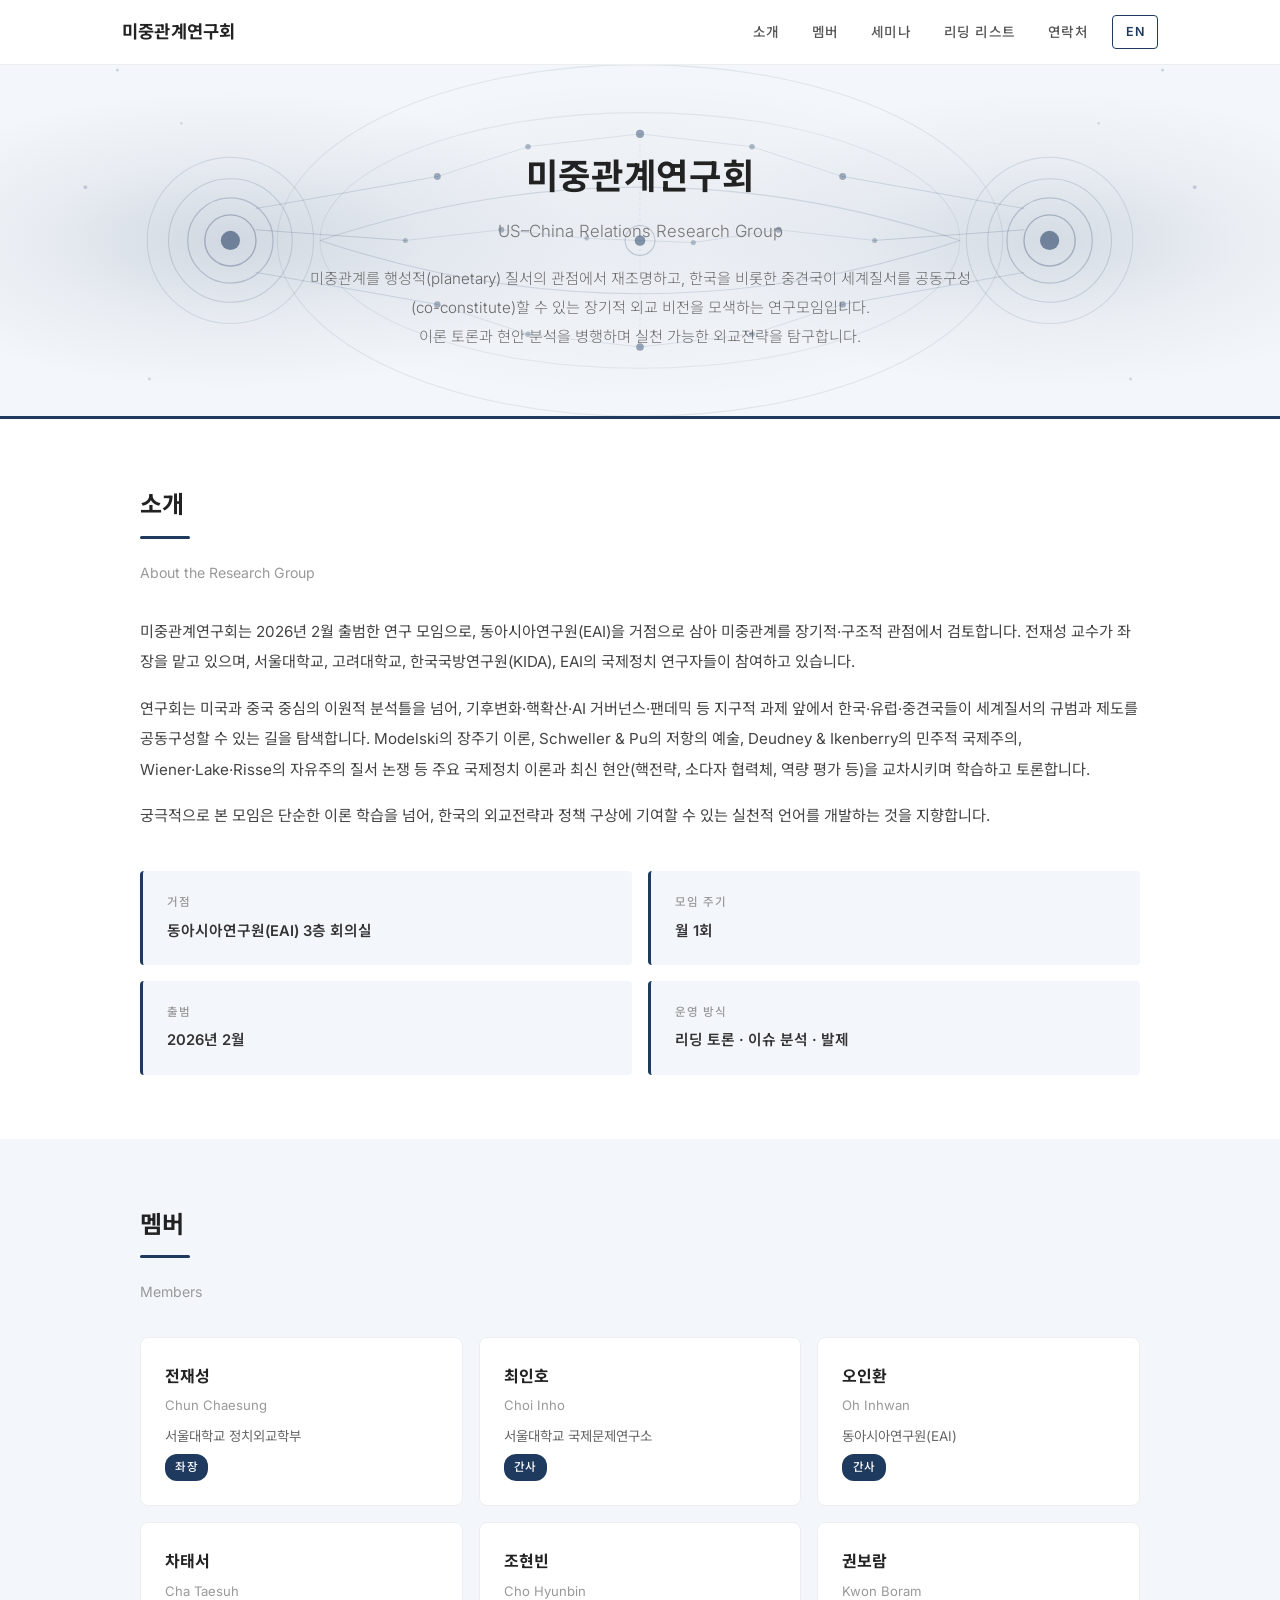
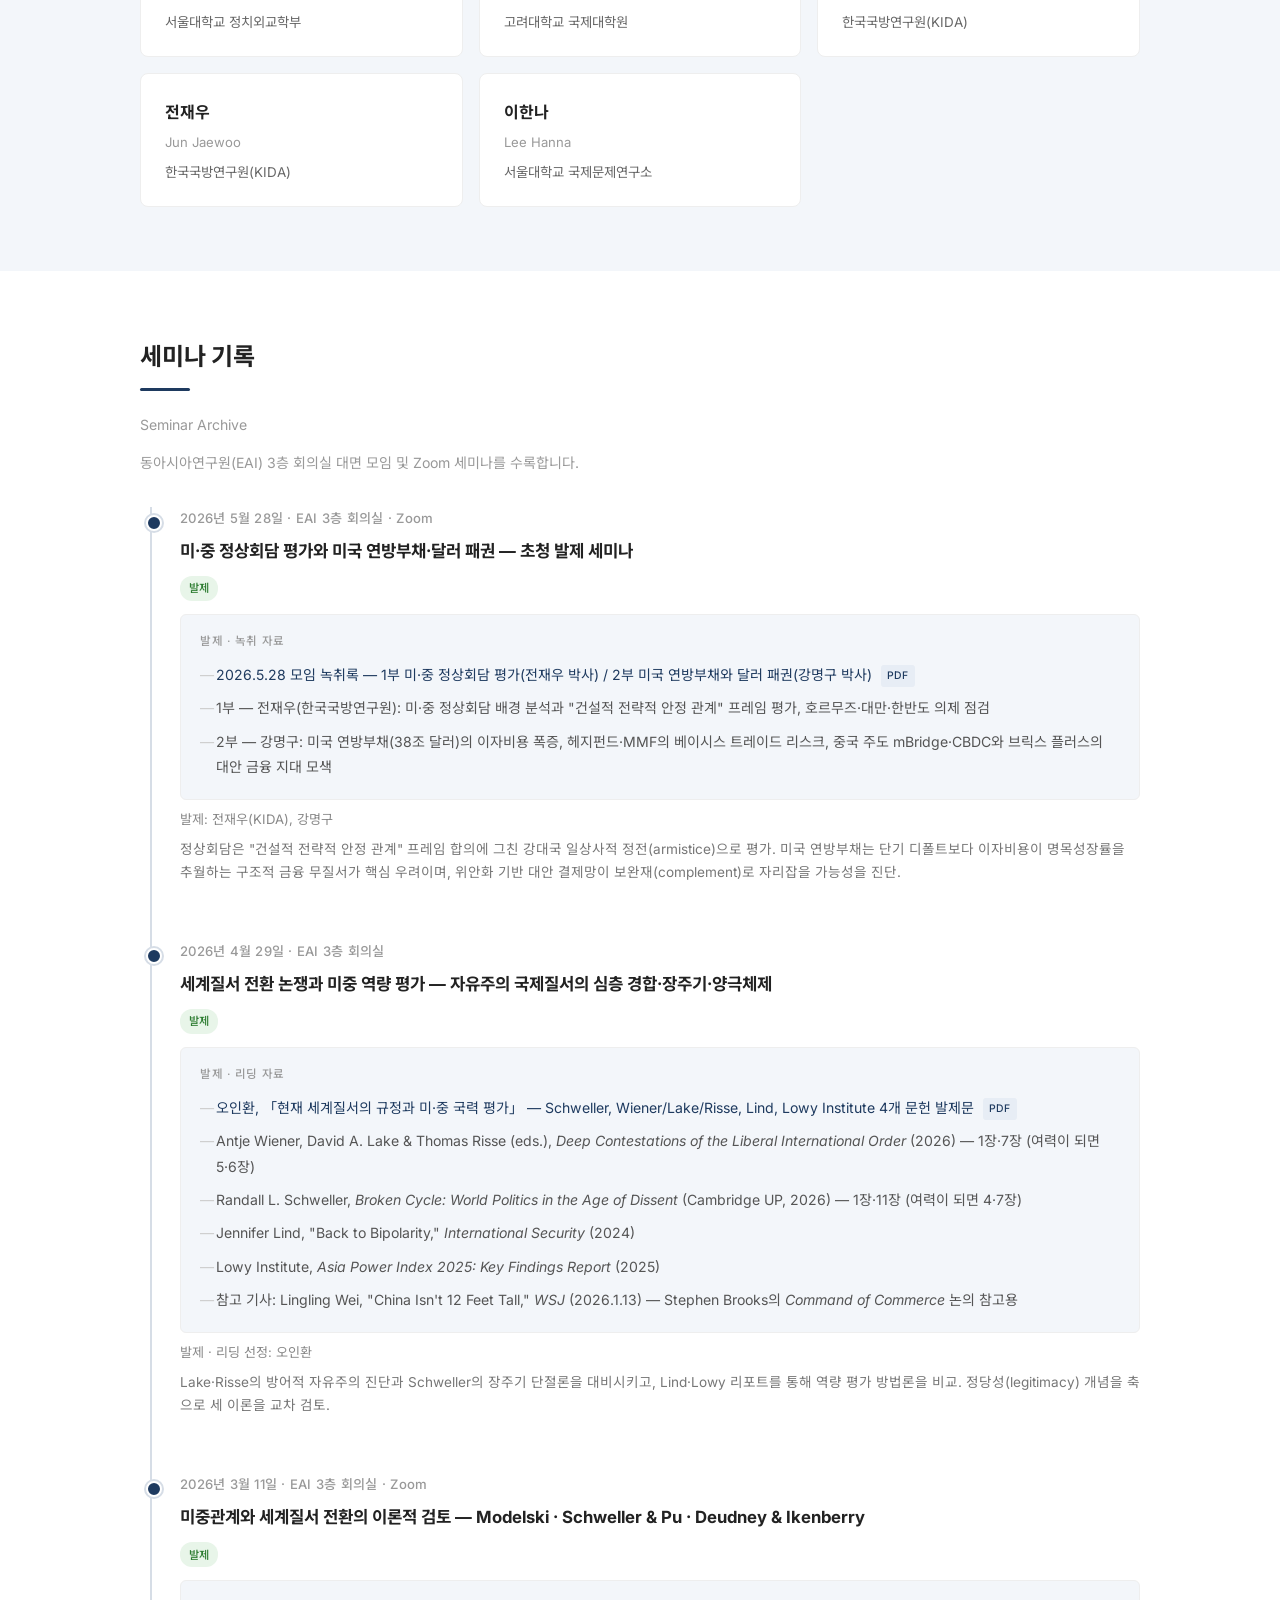
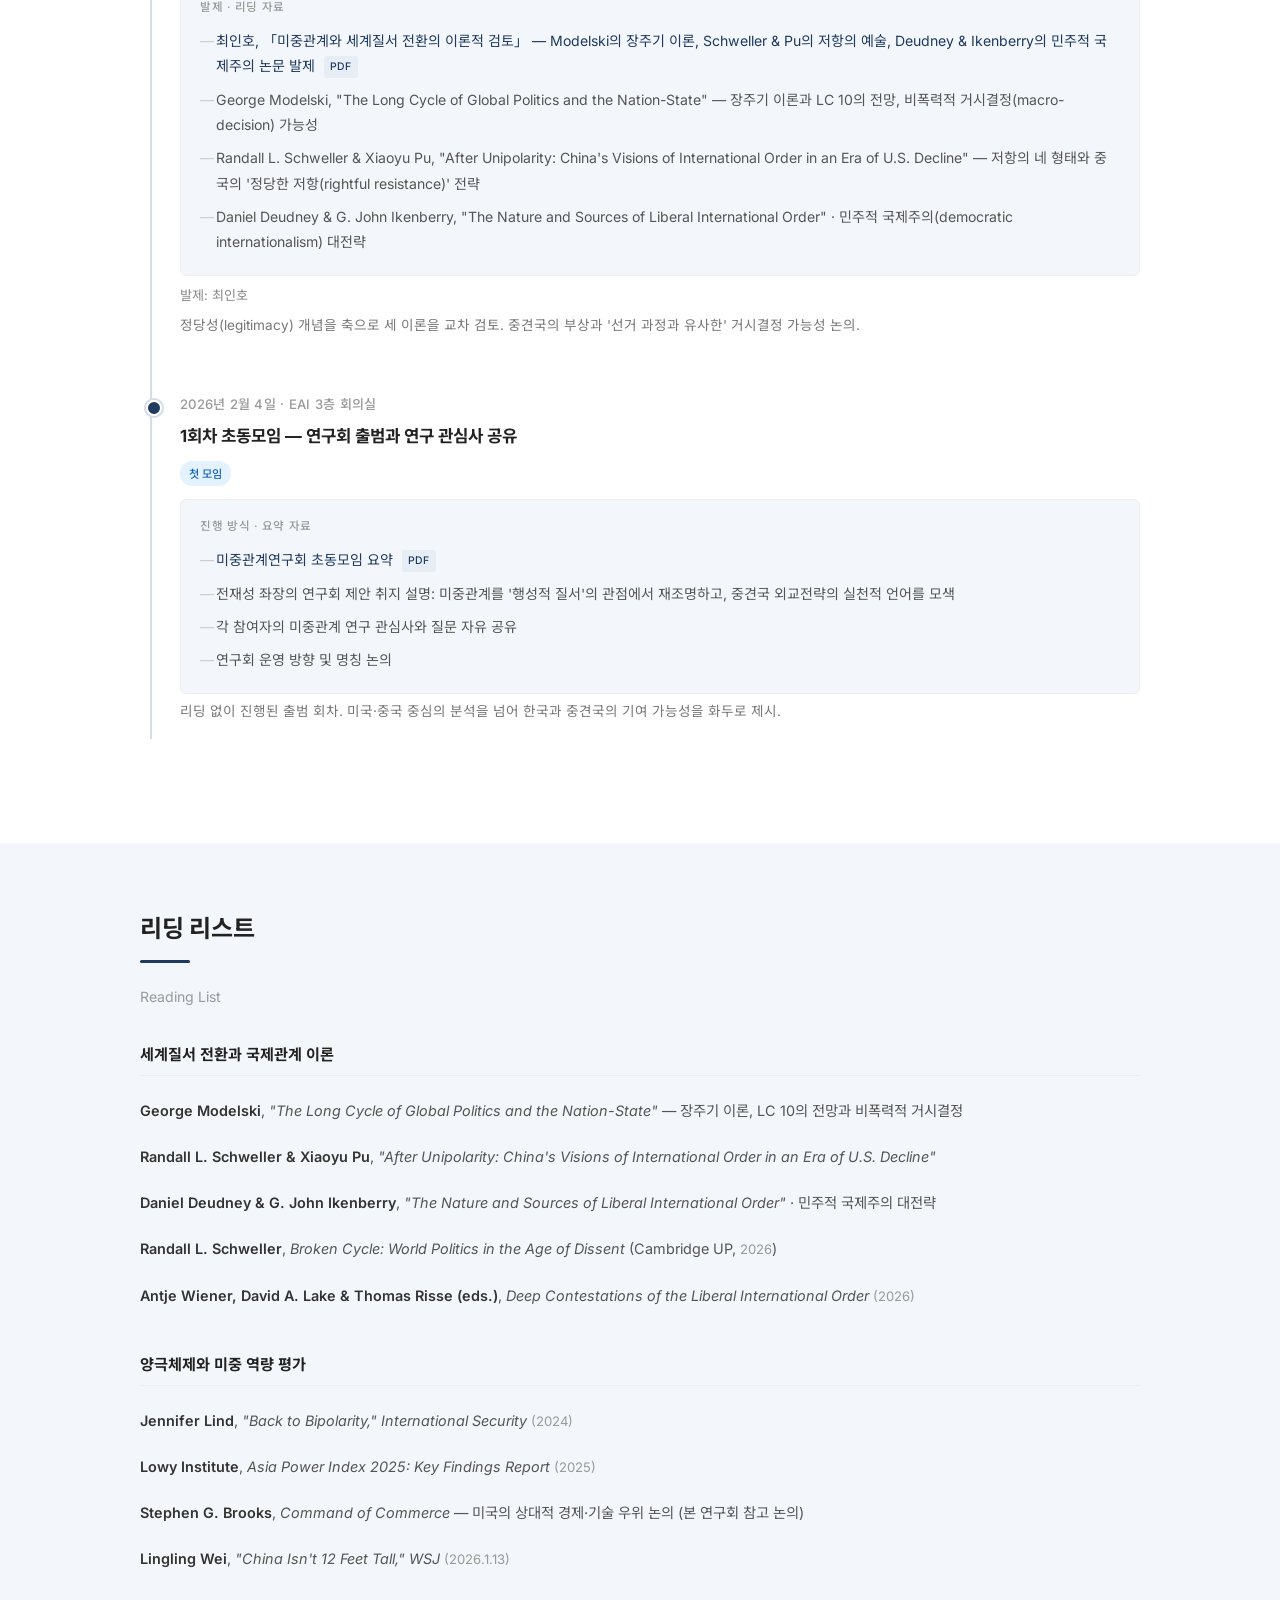
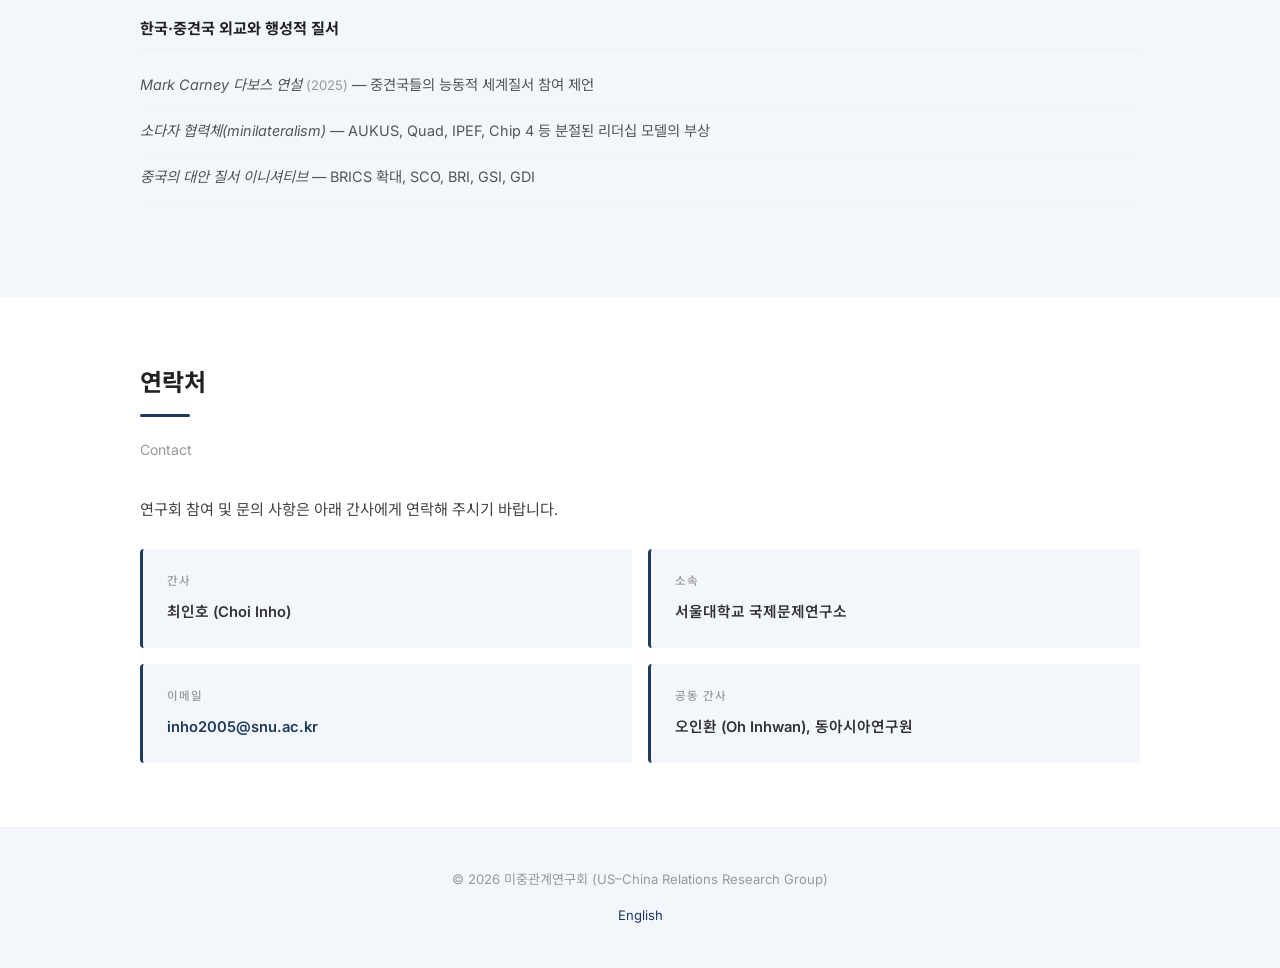
<file: index.html>
<!DOCTYPE html>
<html lang="ko">
<head>
  <meta charset="UTF-8">
  <meta name="viewport" content="width=device-width, initial-scale=1.0">
  <meta name="robots" content="noindex, nofollow, noarchive, nosnippet">
  <meta name="googlebot" content="noindex, nofollow, noarchive, nosnippet">
  <title>미중관계연구회 | US-China Relations Research Group</title>
  <link rel="stylesheet" href="style.css">
  <link href="https://fonts.googleapis.com/css2?family=Noto+Sans+KR:wght@300;400;500;700&family=Noto+Serif+KR:wght@400;500;700&family=Inter:wght@300;400;500;600;700&display=swap" rel="stylesheet">
</head>
<body>

<!-- HEADER -->
<header>
  <div class="header-inner">
    <div class="site-title"><a href="#top">미중관계연구회</a></div>
    <nav>
      <a href="#about">소개</a>
      <a href="#members">멤버</a>
      <a href="#seminars">세미나</a>
      <a href="#readings">리딩 리스트</a>
      <a href="#contact">연락처</a>
      <a href="en.html" class="lang-switch">EN</a>
    </nav>
  </div>
</header>

<!-- HERO -->
<div class="hero" id="top">
  <h1>미중관계연구회</h1>
  <p class="subtitle">US&ndash;China Relations Research Group</p>
  <p class="description">
    미중관계를 행성적(planetary) 질서의 관점에서 재조명하고, 한국을 비롯한 중견국이 세계질서를 공동구성(co-constitute)할 수 있는 장기적 외교 비전을 모색하는 연구모임입니다.<br>
    이론 토론과 현안 분석을 병행하며 실천 가능한 외교전략을 탐구합니다.
  </p>
</div>

<!-- ABOUT -->
<section id="about">
  <div class="container">
    <h2 class="section-title">소개</h2>
    <p class="section-subtitle">About the Research Group</p>
    <div class="about-text">
      <p>
        미중관계연구회는 2026년 2월 출범한 연구 모임으로, 동아시아연구원(EAI)을 거점으로 삼아 미중관계를 장기적·구조적 관점에서 검토합니다. 전재성 교수가 좌장을 맡고 있으며, 서울대학교, 고려대학교, 한국국방연구원(KIDA), EAI의 국제정치 연구자들이 참여하고 있습니다.
      </p>
      <p style="margin-top:1rem;">
        연구회는 미국과 중국 중심의 이원적 분석틀을 넘어, 기후변화·핵확산·AI 거버넌스·팬데믹 등 지구적 과제 앞에서 한국·유럽·중견국들이 세계질서의 규범과 제도를 공동구성할 수 있는 길을 탐색합니다. Modelski의 장주기 이론, Schweller &amp; Pu의 저항의 예술, Deudney &amp; Ikenberry의 민주적 국제주의, Wiener·Lake·Risse의 자유주의 질서 논쟁 등 주요 국제정치 이론과 최신 현안(핵전략, 소다자 협력체, 역량 평가 등)을 교차시키며 학습하고 토론합니다.
      </p>
      <p style="margin-top:1rem;">
        궁극적으로 본 모임은 단순한 이론 학습을 넘어, 한국의 외교전략과 정책 구상에 기여할 수 있는 실천적 언어를 개발하는 것을 지향합니다.
      </p>
    </div>
    <div class="about-info">
      <div class="info-card">
        <div class="label">거점</div>
        <div class="value">동아시아연구원(EAI) 3층 회의실</div>
      </div>
      <div class="info-card">
        <div class="label">모임 주기</div>
        <div class="value">월 1회</div>
      </div>
      <div class="info-card">
        <div class="label">출범</div>
        <div class="value">2026년 2월</div>
      </div>
      <div class="info-card">
        <div class="label">운영 방식</div>
        <div class="value">리딩 토론 · 이슈 분석 · 발제</div>
      </div>
    </div>
  </div>
</section>

<!-- MEMBERS -->
<section id="members">
  <div class="container">
    <h2 class="section-title">멤버</h2>
    <p class="section-subtitle">Members</p>
    <div class="members-grid">
      <div class="member-card">
        <div class="member-name">전재성</div>
        <div class="member-name-en">Chun Chaesung</div>
        <div class="member-affiliation">서울대학교 정치외교학부</div>
        <div class="member-role">좌장</div>
      </div>
      <div class="member-card">
        <div class="member-name">최인호</div>
        <div class="member-name-en">Choi Inho</div>
        <div class="member-affiliation">서울대학교 국제문제연구소</div>
        <div class="member-role">간사</div>
      </div>
      <div class="member-card">
        <div class="member-name">오인환</div>
        <div class="member-name-en">Oh Inhwan</div>
        <div class="member-affiliation">동아시아연구원(EAI)</div>
        <div class="member-role">간사</div>
      </div>
      <div class="member-card">
        <div class="member-name">차태서</div>
        <div class="member-name-en">Cha Taesuh</div>
        <div class="member-affiliation">서울대학교 정치외교학부</div>
      </div>
      <div class="member-card">
        <div class="member-name">조현빈</div>
        <div class="member-name-en">Cho Hyunbin</div>
        <div class="member-affiliation">고려대학교 국제대학원</div>
      </div>
      <div class="member-card">
        <div class="member-name">권보람</div>
        <div class="member-name-en">Kwon Boram</div>
        <div class="member-affiliation">한국국방연구원(KIDA)</div>
      </div>
      <div class="member-card">
        <div class="member-name">전재우</div>
        <div class="member-name-en">Jun Jaewoo</div>
        <div class="member-affiliation">한국국방연구원(KIDA)</div>
      </div>
      <div class="member-card">
        <div class="member-name">이한나</div>
        <div class="member-name-en">Lee Hanna</div>
        <div class="member-affiliation">서울대학교 국제문제연구소</div>
      </div>
    </div>
  </div>
</section>

<!-- SEMINARS -->
<section id="seminars">
  <div class="container">
    <h2 class="section-title">세미나 기록</h2>
    <p class="section-subtitle">Seminar Archive</p>

    <p class="section-subtitle" style="margin-top:-1.2rem; margin-bottom:2rem;">동아시아연구원(EAI) 3층 회의실 대면 모임 및 Zoom 세미나를 수록합니다.</p>

    <div class="timeline">

      <!-- 2026-05-28 -->
      <div class="timeline-item">
        <div class="timeline-date">2026년 5월 28일 · EAI 3층 회의실 · Zoom</div>
        <div class="timeline-title">미·중 정상회담 평가와 미국 연방부채·달러 패권 — 초청 발제 세미나</div>
        <span class="timeline-badge badge-lecture">발제</span>
        <div class="timeline-reading">
          <div class="reading-label">발제 · 녹취 자료</div>
          <ul>
            <li><a href="docs/2026-05-28_meeting_transcript.pdf" target="_blank" rel="noopener">2026.5.28 모임 녹취록 — 1부 미·중 정상회담 평가(전재우 박사) / 2부 미국 연방부채와 달러 패권(강명구 박사)</a> <span class="file-icon">PDF</span></li>
            <li>1부 — 전재우(한국국방연구원): 미·중 정상회담 배경 분석과 "건설적 전략적 안정 관계" 프레임 평가, 호르무즈·대만·한반도 의제 점검</li>
            <li>2부 — 강명구: 미국 연방부채(38조 달러)의 이자비용 폭증, 헤지펀드·MMF의 베이시스 트레이드 리스크, 중국 주도 mBridge·CBDC와 브릭스 플러스의 대안 금융 지대 모색</li>
          </ul>
        </div>
        <div class="timeline-presenter">발제: 전재우(KIDA), 강명구</div>
        <div class="timeline-summary">정상회담은 "건설적 전략적 안정 관계" 프레임 합의에 그친 강대국 일상사적 정전(armistice)으로 평가. 미국 연방부채는 단기 디폴트보다 이자비용이 명목성장률을 추월하는 구조적 금융 무질서가 핵심 우려이며, 위안화 기반 대안 결제망이 보완재(complement)로 자리잡을 가능성을 진단.</div>
      </div>

      <!-- 2026-04-29 -->
      <div class="timeline-item">
        <div class="timeline-date">2026년 4월 29일 · EAI 3층 회의실</div>
        <div class="timeline-title">세계질서 전환 논쟁과 미중 역량 평가 — 자유주의 국제질서의 심층 경합·장주기·양극체제</div>
        <span class="timeline-badge badge-lecture">발제</span>
        <div class="timeline-reading">
          <div class="reading-label">발제 · 리딩 자료</div>
          <ul>
            <li><a href="docs/2026-04-29_theory_paper.pdf" target="_blank" rel="noopener">오인환, 「현재 세계질서의 규정과 미·중 국력 평가」 — Schweller, Wiener/Lake/Risse, Lind, Lowy Institute 4개 문헌 발제문</a> <span class="file-icon">PDF</span></li>
            <li>Antje Wiener, David A. Lake &amp; Thomas Risse (eds.), <em>Deep Contestations of the Liberal International Order</em> (2026) — 1장·7장 (여력이 되면 5·6장)</li>
            <li>Randall L. Schweller, <em>Broken Cycle: World Politics in the Age of Dissent</em> (Cambridge UP, 2026) — 1장·11장 (여력이 되면 4·7장)</li>
            <li>Jennifer Lind, "Back to Bipolarity," <em>International Security</em> (2024)</li>
            <li>Lowy Institute, <em>Asia Power Index 2025: Key Findings Report</em> (2025)</li>
            <li>참고 기사: Lingling Wei, "China Isn't 12 Feet Tall," <em>WSJ</em> (2026.1.13) — Stephen Brooks의 <em>Command of Commerce</em> 논의 참고용</li>
          </ul>
        </div>
        <div class="timeline-presenter">발제 · 리딩 선정: 오인환</div>
        <div class="timeline-summary">Lake·Risse의 방어적 자유주의 진단과 Schweller의 장주기 단절론을 대비시키고, Lind·Lowy 리포트를 통해 역량 평가 방법론을 비교. 정당성(legitimacy) 개념을 축으로 세 이론을 교차 검토.</div>
      </div>

      <!-- 2026-03-11 -->
      <div class="timeline-item">
        <div class="timeline-date">2026년 3월 11일 · EAI 3층 회의실 · Zoom</div>
        <div class="timeline-title">미중관계와 세계질서 전환의 이론적 검토 — Modelski · Schweller &amp; Pu · Deudney &amp; Ikenberry</div>
        <span class="timeline-badge badge-lecture">발제</span>
        <div class="timeline-reading">
          <div class="reading-label">발제 · 리딩 자료</div>
          <ul>
            <li><a href="docs/2026-03-11_presentation.pdf" target="_blank" rel="noopener">최인호, 「미중관계와 세계질서 전환의 이론적 검토」 — Modelski의 장주기 이론, Schweller &amp; Pu의 저항의 예술, Deudney &amp; Ikenberry의 민주적 국제주의 논문 발제</a> <span class="file-icon">PDF</span></li>
            <li>George Modelski, "The Long Cycle of Global Politics and the Nation-State" — 장주기 이론과 LC 10의 전망, 비폭력적 거시결정(macro-decision) 가능성</li>
            <li>Randall L. Schweller &amp; Xiaoyu Pu, "After Unipolarity: China's Visions of International Order in an Era of U.S. Decline" — 저항의 네 형태와 중국의 '정당한 저항(rightful resistance)' 전략</li>
            <li>Daniel Deudney &amp; G. John Ikenberry, "The Nature and Sources of Liberal International Order" · 민주적 국제주의(democratic internationalism) 대전략</li>
          </ul>
        </div>
        <div class="timeline-presenter">발제: 최인호</div>
        <div class="timeline-summary">정당성(legitimacy) 개념을 축으로 세 이론을 교차 검토. 중견국의 부상과 '선거 과정과 유사한' 거시결정 가능성 논의.</div>
      </div>

      <!-- 2026-02-04 -->
      <div class="timeline-item">
        <div class="timeline-date">2026년 2월 4일 · EAI 3층 회의실</div>
        <div class="timeline-title">1회차 초동모임 — 연구회 출범과 연구 관심사 공유</div>
        <span class="timeline-badge badge-inaugural">첫 모임</span>
        <div class="timeline-reading">
          <div class="reading-label">진행 방식 · 요약 자료</div>
          <ul>
            <li><a href="docs/2026-02-04_inaugural_summary.pdf" target="_blank" rel="noopener">미중관계연구회 초동모임 요약</a> <span class="file-icon">PDF</span></li>
            <li>전재성 좌장의 연구회 제안 취지 설명: 미중관계를 '행성적 질서'의 관점에서 재조명하고, 중견국 외교전략의 실천적 언어를 모색</li>
            <li>각 참여자의 미중관계 연구 관심사와 질문 자유 공유</li>
            <li>연구회 운영 방향 및 명칭 논의</li>
          </ul>
        </div>
        <div class="timeline-summary">리딩 없이 진행된 출범 회차. 미국·중국 중심의 분석을 넘어 한국과 중견국의 기여 가능성을 화두로 제시.</div>
      </div>

    </div><!-- /timeline -->
  </div>
</section>

<!-- READING LIST -->
<section id="readings">
  <div class="container">
    <h2 class="section-title">리딩 리스트</h2>
    <p class="section-subtitle">Reading List</p>

    <div class="reading-category">
      <h3>세계질서 전환과 국제관계 이론</h3>
      <ul class="reading-list">
        <li><span class="author">George Modelski</span>, <span class="title">"The Long Cycle of Global Politics and the Nation-State"</span> — 장주기 이론, LC 10의 전망과 비폭력적 거시결정</li>
        <li><span class="author">Randall L. Schweller &amp; Xiaoyu Pu</span>, <span class="title">"After Unipolarity: China's Visions of International Order in an Era of U.S. Decline"</span></li>
        <li><span class="author">Daniel Deudney &amp; G. John Ikenberry</span>, <span class="title">"The Nature and Sources of Liberal International Order"</span> &middot; 민주적 국제주의 대전략</li>
        <li><span class="author">Randall L. Schweller</span>, <span class="title">Broken Cycle: World Politics in the Age of Dissent</span> (Cambridge UP, <span class="year">2026</span>)</li>
        <li><span class="author">Antje Wiener, David A. Lake &amp; Thomas Risse (eds.)</span>, <span class="title">Deep Contestations of the Liberal International Order</span> <span class="year">(2026)</span></li>
      </ul>
    </div>

    <div class="reading-category">
      <h3>양극체제와 미중 역량 평가</h3>
      <ul class="reading-list">
        <li><span class="author">Jennifer Lind</span>, <span class="title">"Back to Bipolarity,"</span> <em>International Security</em> <span class="year">(2024)</span></li>
        <li><span class="author">Lowy Institute</span>, <span class="title">Asia Power Index 2025: Key Findings Report</span> <span class="year">(2025)</span></li>
        <li><span class="author">Stephen G. Brooks</span>, <span class="title">Command of Commerce</span> — 미국의 상대적 경제·기술 우위 논의 (본 연구회 참고 논의)</li>
        <li><span class="author">Lingling Wei</span>, <span class="title">"China Isn't 12 Feet Tall,"</span> <em>WSJ</em> <span class="year">(2026.1.13)</span></li>
      </ul>
    </div>

    <div class="reading-category">
      <h3>한국·중견국 외교와 행성적 질서</h3>
      <ul class="reading-list">
        <li><span class="title">Mark Carney 다보스 연설</span> <span class="year">(2025)</span> — 중견국들의 능동적 세계질서 참여 제언</li>
        <li><span class="title">소다자 협력체(minilateralism)</span> — AUKUS, Quad, IPEF, Chip 4 등 분절된 리더십 모델의 부상</li>
        <li><span class="title">중국의 대안 질서 이니셔티브</span> — BRICS 확대, SCO, BRI, GSI, GDI</li>
      </ul>
    </div>
  </div>
</section>

<!-- CONTACT -->
<section id="contact">
  <div class="container">
    <h2 class="section-title">연락처</h2>
    <p class="section-subtitle">Contact</p>
    <div class="about-text">
      <p>
        연구회 참여 및 문의 사항은 아래 간사에게 연락해 주시기 바랍니다.
      </p>
      <div class="about-info" style="margin-top:1.5rem;">
        <div class="info-card">
          <div class="label">간사</div>
          <div class="value">최인호 (Choi Inho)</div>
        </div>
        <div class="info-card">
          <div class="label">소속</div>
          <div class="value">서울대학교 국제문제연구소</div>
        </div>
        <div class="info-card">
          <div class="label">이메일</div>
          <div class="value"><a href="mailto:inho2005@snu.ac.kr">inho2005@snu.ac.kr</a></div>
        </div>
        <div class="info-card">
          <div class="label">공동 간사</div>
          <div class="value">오인환 (Oh Inhwan), 동아시아연구원</div>
        </div>
      </div>
    </div>
  </div>
</section>

<!-- FOOTER -->
<footer>
  <p>&copy; 2026 미중관계연구회 (US&ndash;China Relations Research Group)</p>
  <p style="margin-top:0.8rem;"><a href="en.html">English</a></p>
</footer>

</body>
</html>
</file>
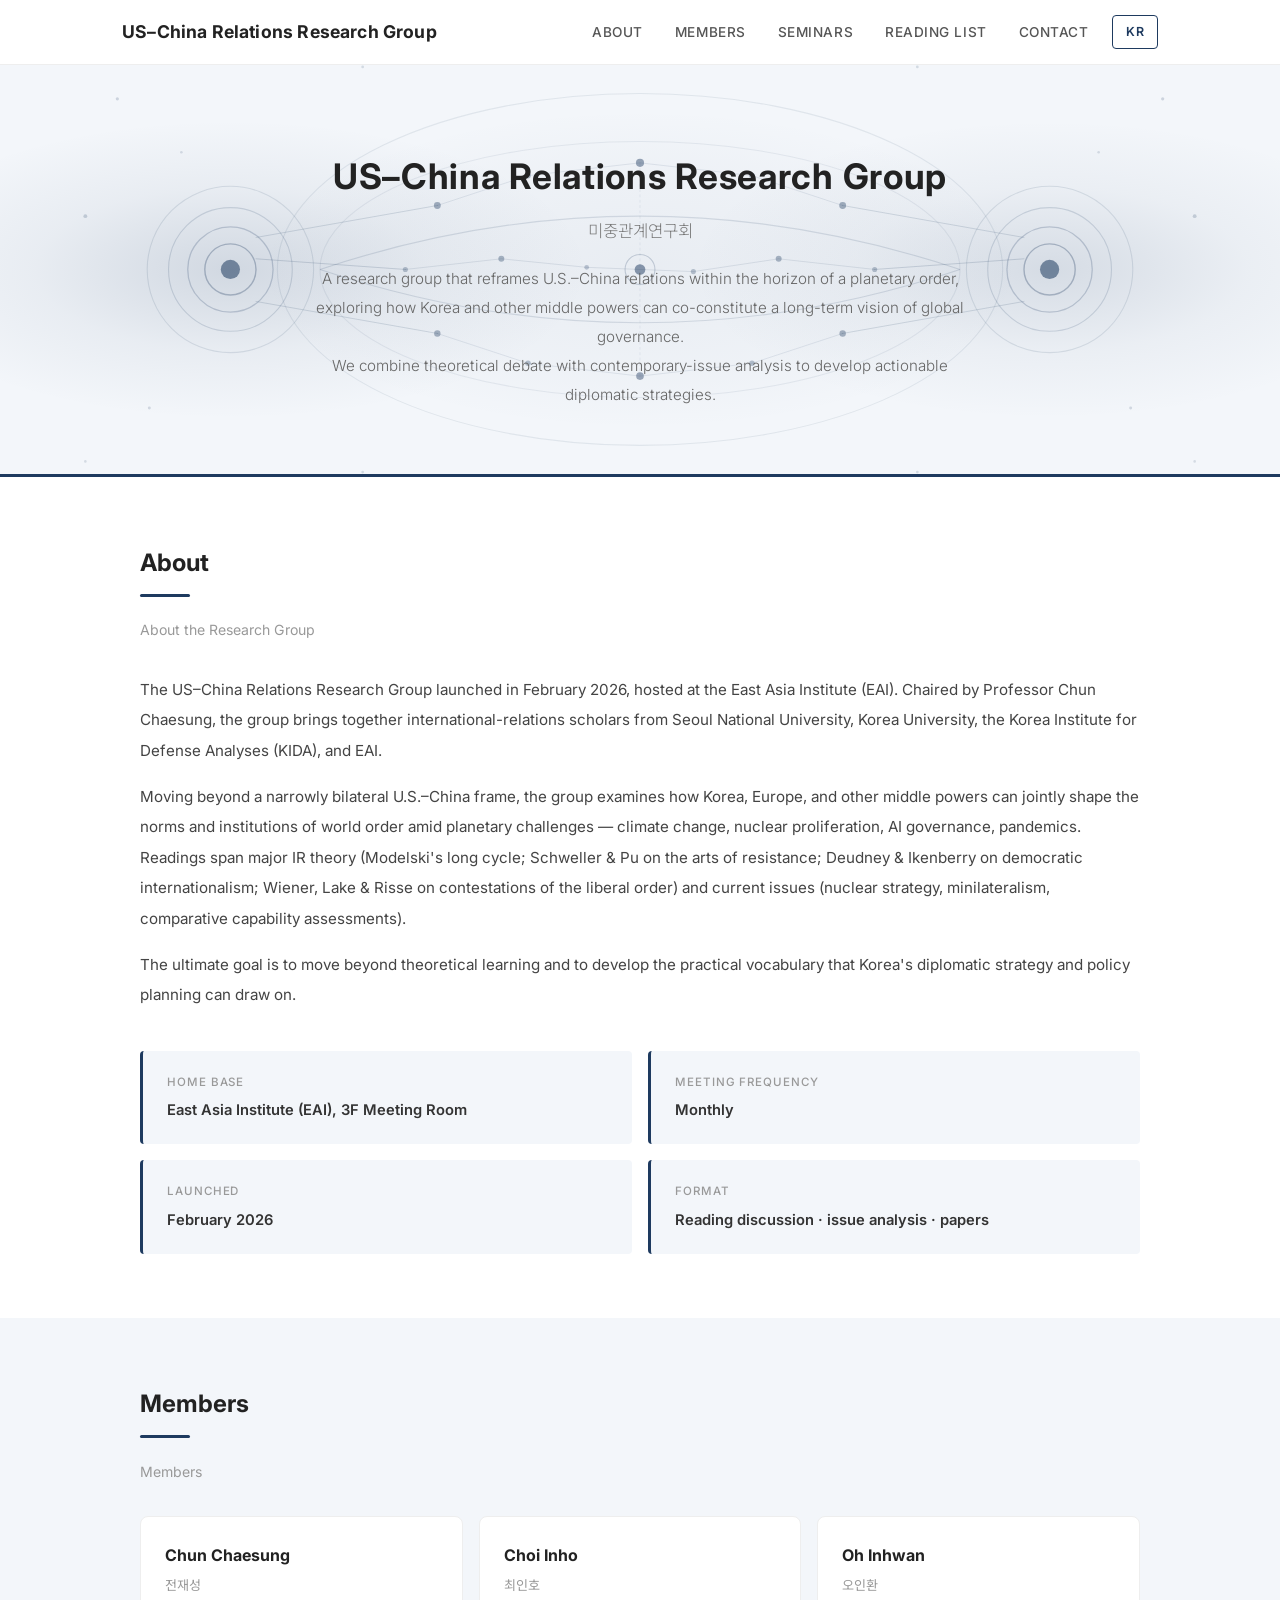
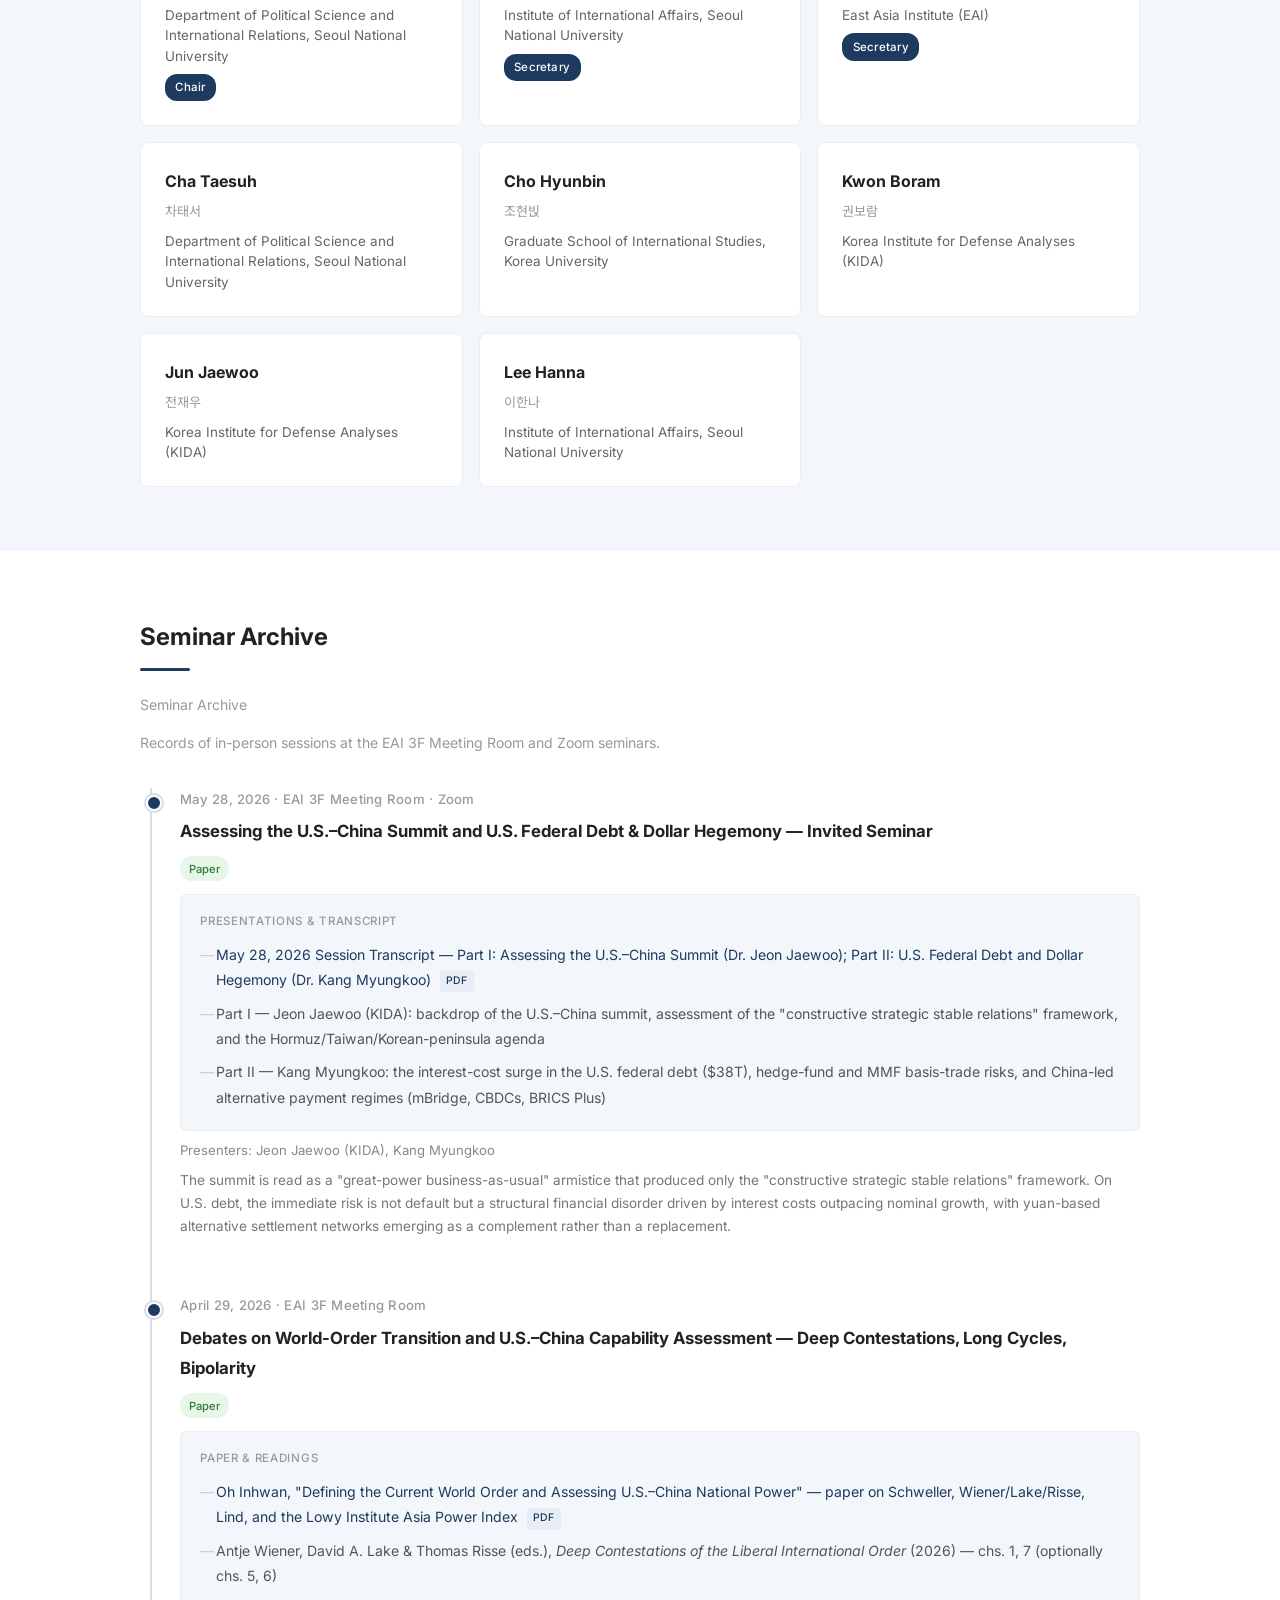
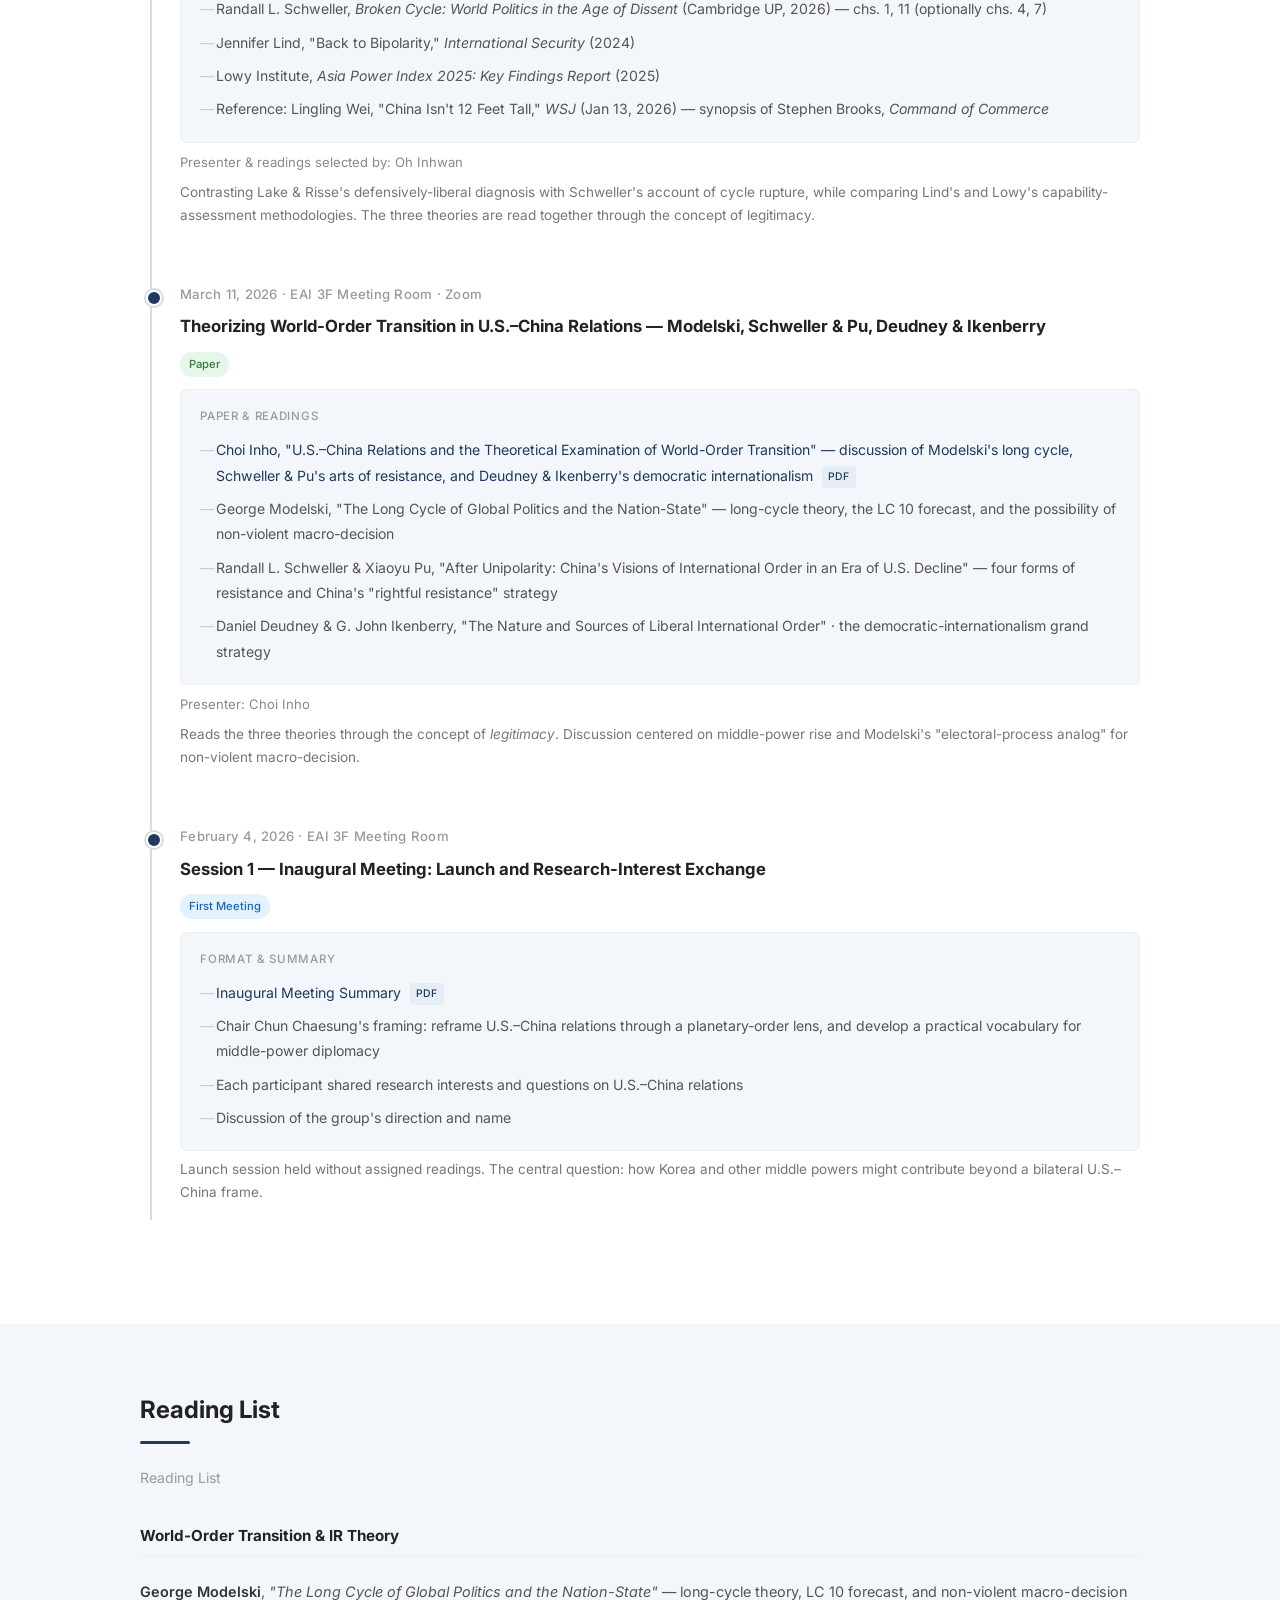
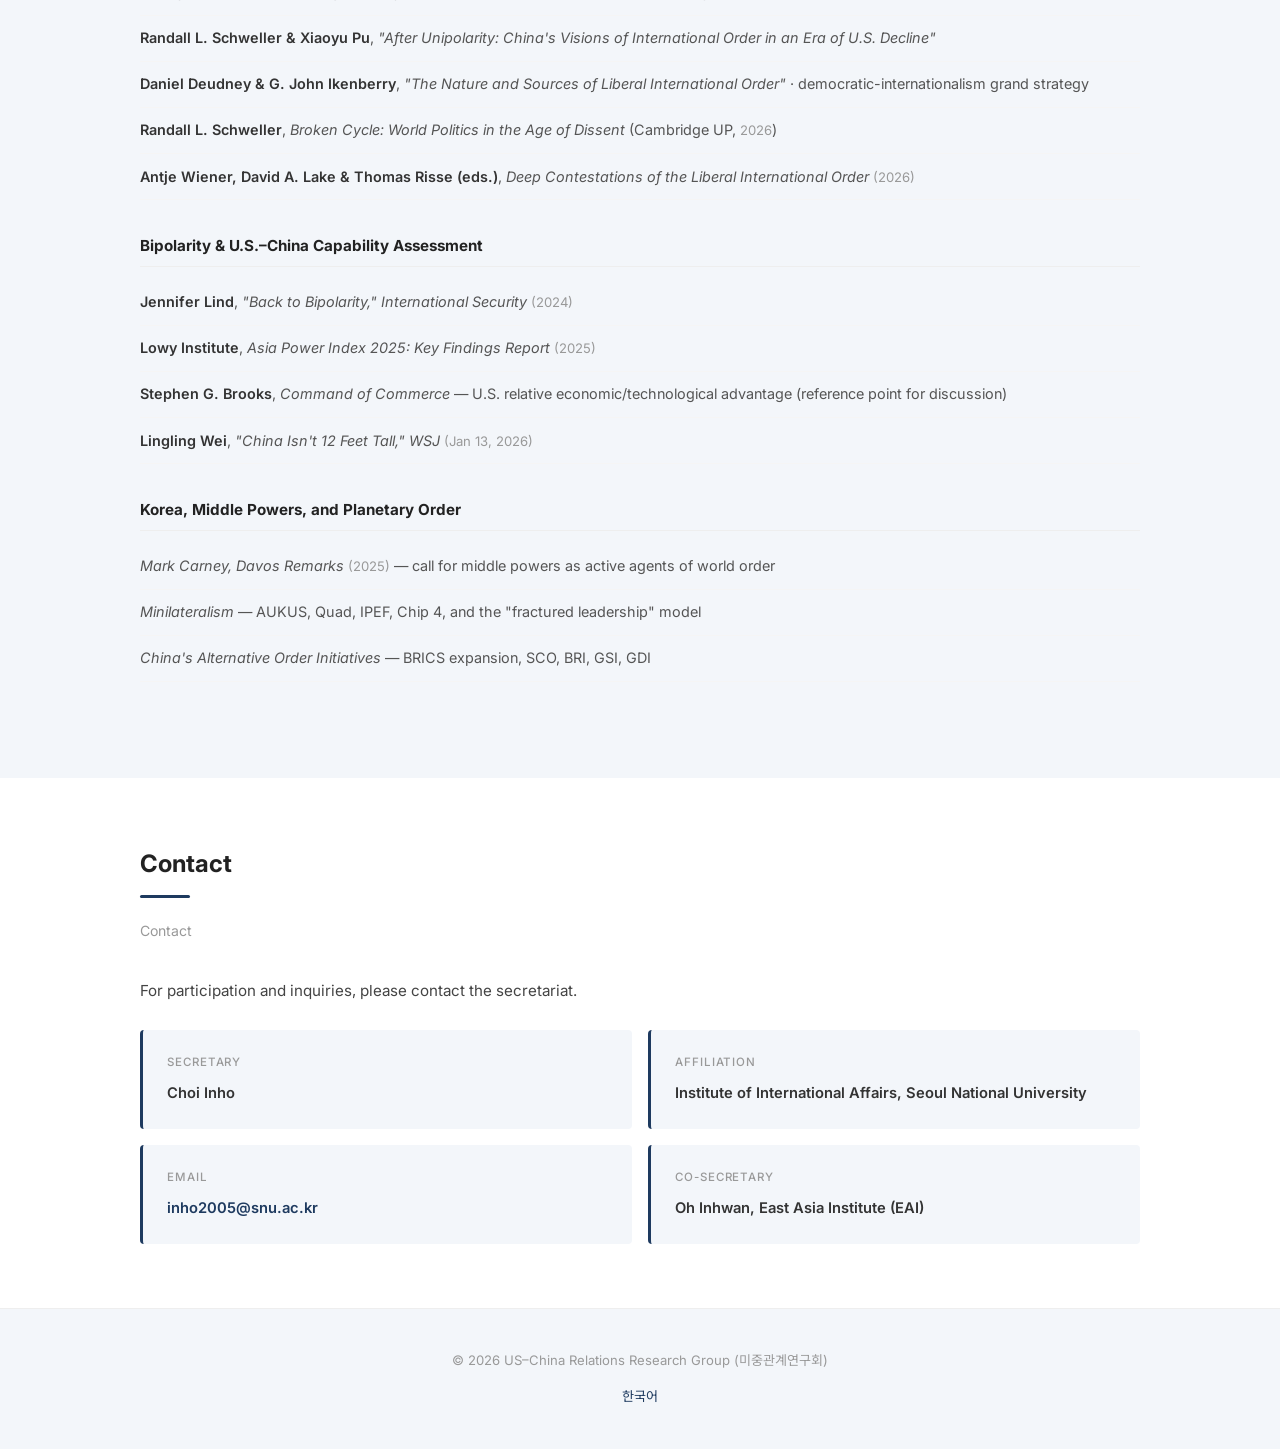
<file: en.html>
<!DOCTYPE html>
<html lang="en">
<head>
  <meta charset="UTF-8">
  <meta name="viewport" content="width=device-width, initial-scale=1.0">
  <meta name="robots" content="noindex, nofollow, noarchive, nosnippet">
  <meta name="googlebot" content="noindex, nofollow, noarchive, nosnippet">
  <title>US&ndash;China Relations Research Group</title>
  <link rel="stylesheet" href="style.css">
  <link href="https://fonts.googleapis.com/css2?family=Noto+Sans+KR:wght@300;400;500;700&family=Noto+Serif+KR:wght@400;500;700&family=Inter:wght@300;400;500;600;700&display=swap" rel="stylesheet">
</head>
<body>

<!-- HEADER -->
<header>
  <div class="header-inner">
    <div class="site-title"><a href="#top">US&ndash;China Relations Research Group</a></div>
    <nav>
      <a href="#about">About</a>
      <a href="#members">Members</a>
      <a href="#seminars">Seminars</a>
      <a href="#readings">Reading List</a>
      <a href="#contact">Contact</a>
      <a href="index.html" class="lang-switch">KR</a>
    </nav>
  </div>
</header>

<!-- HERO -->
<div class="hero" id="top">
  <h1>US&ndash;China Relations Research Group</h1>
  <p class="subtitle">미중관계연구회</p>
  <p class="description">
    A research group that reframes U.S.&ndash;China relations within the horizon of a planetary order, exploring how Korea and other middle powers can co-constitute a long-term vision of global governance.<br>
    We combine theoretical debate with contemporary-issue analysis to develop actionable diplomatic strategies.
  </p>
</div>

<!-- ABOUT -->
<section id="about">
  <div class="container">
    <h2 class="section-title">About</h2>
    <p class="section-subtitle">About the Research Group</p>
    <div class="about-text">
      <p>
        The US&ndash;China Relations Research Group launched in February 2026, hosted at the East Asia Institute (EAI). Chaired by Professor Chun Chaesung, the group brings together international-relations scholars from Seoul National University, Korea University, the Korea Institute for Defense Analyses (KIDA), and EAI.
      </p>
      <p style="margin-top:1rem;">
        Moving beyond a narrowly bilateral U.S.&ndash;China frame, the group examines how Korea, Europe, and other middle powers can jointly shape the norms and institutions of world order amid planetary challenges &mdash; climate change, nuclear proliferation, AI governance, pandemics. Readings span major IR theory (Modelski's long cycle; Schweller &amp; Pu on the arts of resistance; Deudney &amp; Ikenberry on democratic internationalism; Wiener, Lake &amp; Risse on contestations of the liberal order) and current issues (nuclear strategy, minilateralism, comparative capability assessments).
      </p>
      <p style="margin-top:1rem;">
        The ultimate goal is to move beyond theoretical learning and to develop the practical vocabulary that Korea's diplomatic strategy and policy planning can draw on.
      </p>
    </div>
    <div class="about-info">
      <div class="info-card">
        <div class="label">Home Base</div>
        <div class="value">East Asia Institute (EAI), 3F Meeting Room</div>
      </div>
      <div class="info-card">
        <div class="label">Meeting Frequency</div>
        <div class="value">Monthly</div>
      </div>
      <div class="info-card">
        <div class="label">Launched</div>
        <div class="value">February 2026</div>
      </div>
      <div class="info-card">
        <div class="label">Format</div>
        <div class="value">Reading discussion &middot; issue analysis &middot; papers</div>
      </div>
    </div>
  </div>
</section>

<!-- MEMBERS -->
<section id="members">
  <div class="container">
    <h2 class="section-title">Members</h2>
    <p class="section-subtitle">Members</p>
    <div class="members-grid">
      <div class="member-card">
        <div class="member-name">Chun Chaesung</div>
        <div class="member-name-en">&#51204;&#51116;&#49457;</div>
        <div class="member-affiliation">Department of Political Science and International Relations, Seoul National University</div>
        <div class="member-role">Chair</div>
      </div>
      <div class="member-card">
        <div class="member-name">Choi Inho</div>
        <div class="member-name-en">&#52572;&#51064;&#54840;</div>
        <div class="member-affiliation">Institute of International Affairs, Seoul National University</div>
        <div class="member-role">Secretary</div>
      </div>
      <div class="member-card">
        <div class="member-name">Oh Inhwan</div>
        <div class="member-name-en">&#50724;&#51064;&#54872;</div>
        <div class="member-affiliation">East Asia Institute (EAI)</div>
        <div class="member-role">Secretary</div>
      </div>
      <div class="member-card">
        <div class="member-name">Cha Taesuh</div>
        <div class="member-name-en">&#52264;&#53468;&#49436;</div>
        <div class="member-affiliation">Department of Political Science and International Relations, Seoul National University</div>
      </div>
      <div class="member-card">
        <div class="member-name">Cho Hyunbin</div>
        <div class="member-name-en">&#51312;&#54788;&#48713;</div>
        <div class="member-affiliation">Graduate School of International Studies, Korea University</div>
      </div>
      <div class="member-card">
        <div class="member-name">Kwon Boram</div>
        <div class="member-name-en">&#44428;&#48372;&#46988;</div>
        <div class="member-affiliation">Korea Institute for Defense Analyses (KIDA)</div>
      </div>
      <div class="member-card">
        <div class="member-name">Jun Jaewoo</div>
        <div class="member-name-en">&#51204;&#51116;&#50864;</div>
        <div class="member-affiliation">Korea Institute for Defense Analyses (KIDA)</div>
      </div>
      <div class="member-card">
        <div class="member-name">Lee Hanna</div>
        <div class="member-name-en">&#51060;&#54620;&#45208;</div>
        <div class="member-affiliation">Institute of International Affairs, Seoul National University</div>
      </div>
    </div>
  </div>
</section>

<!-- SEMINARS -->
<section id="seminars">
  <div class="container">
    <h2 class="section-title">Seminar Archive</h2>
    <p class="section-subtitle">Seminar Archive</p>

    <p class="section-subtitle" style="margin-top:-1.2rem; margin-bottom:2rem;">Records of in-person sessions at the EAI 3F Meeting Room and Zoom seminars.</p>

    <div class="timeline">

      <!-- 2026-05-28 -->
      <div class="timeline-item">
        <div class="timeline-date">May 28, 2026 &middot; EAI 3F Meeting Room &middot; Zoom</div>
        <div class="timeline-title">Assessing the U.S.&ndash;China Summit and U.S. Federal Debt &amp; Dollar Hegemony &mdash; Invited Seminar</div>
        <span class="timeline-badge badge-lecture">Paper</span>
        <div class="timeline-reading">
          <div class="reading-label">Presentations &amp; Transcript</div>
          <ul>
            <li><a href="docs/2026-05-28_meeting_transcript.pdf" target="_blank" rel="noopener">May 28, 2026 Session Transcript &mdash; Part I: Assessing the U.S.&ndash;China Summit (Dr. Jeon Jaewoo); Part II: U.S. Federal Debt and Dollar Hegemony (Dr. Kang Myungkoo)</a> <span class="file-icon">PDF</span></li>
            <li>Part I &mdash; Jeon Jaewoo (KIDA): backdrop of the U.S.&ndash;China summit, assessment of the "constructive strategic stable relations" framework, and the Hormuz/Taiwan/Korean-peninsula agenda</li>
            <li>Part II &mdash; Kang Myungkoo: the interest-cost surge in the U.S. federal debt ($38T), hedge-fund and MMF basis-trade risks, and China-led alternative payment regimes (mBridge, CBDCs, BRICS Plus)</li>
          </ul>
        </div>
        <div class="timeline-presenter">Presenters: Jeon Jaewoo (KIDA), Kang Myungkoo</div>
        <div class="timeline-summary">The summit is read as a "great-power business-as-usual" armistice that produced only the "constructive strategic stable relations" framework. On U.S. debt, the immediate risk is not default but a structural financial disorder driven by interest costs outpacing nominal growth, with yuan-based alternative settlement networks emerging as a complement rather than a replacement.</div>
      </div>

      <!-- 2026-04-29 -->
      <div class="timeline-item">
        <div class="timeline-date">April 29, 2026 &middot; EAI 3F Meeting Room</div>
        <div class="timeline-title">Debates on World-Order Transition and U.S.&ndash;China Capability Assessment &mdash; Deep Contestations, Long Cycles, Bipolarity</div>
        <span class="timeline-badge badge-lecture">Paper</span>
        <div class="timeline-reading">
          <div class="reading-label">Paper &amp; Readings</div>
          <ul>
            <li><a href="docs/2026-04-29_theory_paper.pdf" target="_blank" rel="noopener">Oh Inhwan, "Defining the Current World Order and Assessing U.S.&ndash;China National Power" &mdash; paper on Schweller, Wiener/Lake/Risse, Lind, and the Lowy Institute Asia Power Index</a> <span class="file-icon">PDF</span></li>
            <li>Antje Wiener, David A. Lake &amp; Thomas Risse (eds.), <em>Deep Contestations of the Liberal International Order</em> (2026) &mdash; chs. 1, 7 (optionally chs. 5, 6)</li>
            <li>Randall L. Schweller, <em>Broken Cycle: World Politics in the Age of Dissent</em> (Cambridge UP, 2026) &mdash; chs. 1, 11 (optionally chs. 4, 7)</li>
            <li>Jennifer Lind, "Back to Bipolarity," <em>International Security</em> (2024)</li>
            <li>Lowy Institute, <em>Asia Power Index 2025: Key Findings Report</em> (2025)</li>
            <li>Reference: Lingling Wei, "China Isn't 12 Feet Tall," <em>WSJ</em> (Jan 13, 2026) &mdash; synopsis of Stephen Brooks, <em>Command of Commerce</em></li>
          </ul>
        </div>
        <div class="timeline-presenter">Presenter &amp; readings selected by: Oh Inhwan</div>
        <div class="timeline-summary">Contrasting Lake &amp; Risse's defensively-liberal diagnosis with Schweller's account of cycle rupture, while comparing Lind's and Lowy's capability-assessment methodologies. The three theories are read together through the concept of legitimacy.</div>
      </div>

      <!-- 2026-03-11 -->
      <div class="timeline-item">
        <div class="timeline-date">March 11, 2026 &middot; EAI 3F Meeting Room &middot; Zoom</div>
        <div class="timeline-title">Theorizing World-Order Transition in U.S.&ndash;China Relations &mdash; Modelski, Schweller &amp; Pu, Deudney &amp; Ikenberry</div>
        <span class="timeline-badge badge-lecture">Paper</span>
        <div class="timeline-reading">
          <div class="reading-label">Paper &amp; Readings</div>
          <ul>
            <li><a href="docs/2026-03-11_presentation.pdf" target="_blank" rel="noopener">Choi Inho, "U.S.&ndash;China Relations and the Theoretical Examination of World-Order Transition" &mdash; discussion of Modelski's long cycle, Schweller &amp; Pu's arts of resistance, and Deudney &amp; Ikenberry's democratic internationalism</a> <span class="file-icon">PDF</span></li>
            <li>George Modelski, "The Long Cycle of Global Politics and the Nation-State" &mdash; long-cycle theory, the LC 10 forecast, and the possibility of non-violent macro-decision</li>
            <li>Randall L. Schweller &amp; Xiaoyu Pu, "After Unipolarity: China's Visions of International Order in an Era of U.S. Decline" &mdash; four forms of resistance and China's "rightful resistance" strategy</li>
            <li>Daniel Deudney &amp; G. John Ikenberry, "The Nature and Sources of Liberal International Order" &middot; the democratic-internationalism grand strategy</li>
          </ul>
        </div>
        <div class="timeline-presenter">Presenter: Choi Inho</div>
        <div class="timeline-summary">Reads the three theories through the concept of <em>legitimacy</em>. Discussion centered on middle-power rise and Modelski's "electoral-process analog" for non-violent macro-decision.</div>
      </div>

      <!-- 2026-02-04 -->
      <div class="timeline-item">
        <div class="timeline-date">February 4, 2026 &middot; EAI 3F Meeting Room</div>
        <div class="timeline-title">Session 1 &mdash; Inaugural Meeting: Launch and Research-Interest Exchange</div>
        <span class="timeline-badge badge-inaugural">First Meeting</span>
        <div class="timeline-reading">
          <div class="reading-label">Format &amp; Summary</div>
          <ul>
            <li><a href="docs/2026-02-04_inaugural_summary.pdf" target="_blank" rel="noopener">Inaugural Meeting Summary</a> <span class="file-icon">PDF</span></li>
            <li>Chair Chun Chaesung's framing: reframe U.S.&ndash;China relations through a planetary-order lens, and develop a practical vocabulary for middle-power diplomacy</li>
            <li>Each participant shared research interests and questions on U.S.&ndash;China relations</li>
            <li>Discussion of the group's direction and name</li>
          </ul>
        </div>
        <div class="timeline-summary">Launch session held without assigned readings. The central question: how Korea and other middle powers might contribute beyond a bilateral U.S.&ndash;China frame.</div>
      </div>

    </div><!-- /timeline -->
  </div>
</section>

<!-- READING LIST -->
<section id="readings">
  <div class="container">
    <h2 class="section-title">Reading List</h2>
    <p class="section-subtitle">Reading List</p>

    <div class="reading-category">
      <h3>World-Order Transition &amp; IR Theory</h3>
      <ul class="reading-list">
        <li><span class="author">George Modelski</span>, <span class="title">"The Long Cycle of Global Politics and the Nation-State"</span> &mdash; long-cycle theory, LC 10 forecast, and non-violent macro-decision</li>
        <li><span class="author">Randall L. Schweller &amp; Xiaoyu Pu</span>, <span class="title">"After Unipolarity: China's Visions of International Order in an Era of U.S. Decline"</span></li>
        <li><span class="author">Daniel Deudney &amp; G. John Ikenberry</span>, <span class="title">"The Nature and Sources of Liberal International Order"</span> &middot; democratic-internationalism grand strategy</li>
        <li><span class="author">Randall L. Schweller</span>, <span class="title">Broken Cycle: World Politics in the Age of Dissent</span> (Cambridge UP, <span class="year">2026</span>)</li>
        <li><span class="author">Antje Wiener, David A. Lake &amp; Thomas Risse (eds.)</span>, <span class="title">Deep Contestations of the Liberal International Order</span> <span class="year">(2026)</span></li>
      </ul>
    </div>

    <div class="reading-category">
      <h3>Bipolarity &amp; U.S.&ndash;China Capability Assessment</h3>
      <ul class="reading-list">
        <li><span class="author">Jennifer Lind</span>, <span class="title">"Back to Bipolarity,"</span> <em>International Security</em> <span class="year">(2024)</span></li>
        <li><span class="author">Lowy Institute</span>, <span class="title">Asia Power Index 2025: Key Findings Report</span> <span class="year">(2025)</span></li>
        <li><span class="author">Stephen G. Brooks</span>, <span class="title">Command of Commerce</span> &mdash; U.S. relative economic/technological advantage (reference point for discussion)</li>
        <li><span class="author">Lingling Wei</span>, <span class="title">"China Isn't 12 Feet Tall,"</span> <em>WSJ</em> <span class="year">(Jan 13, 2026)</span></li>
      </ul>
    </div>

    <div class="reading-category">
      <h3>Korea, Middle Powers, and Planetary Order</h3>
      <ul class="reading-list">
        <li><span class="title">Mark Carney, Davos Remarks</span> <span class="year">(2025)</span> &mdash; call for middle powers as active agents of world order</li>
        <li><span class="title">Minilateralism</span> &mdash; AUKUS, Quad, IPEF, Chip 4, and the "fractured leadership" model</li>
        <li><span class="title">China's Alternative Order Initiatives</span> &mdash; BRICS expansion, SCO, BRI, GSI, GDI</li>
      </ul>
    </div>
  </div>
</section>

<!-- CONTACT -->
<section id="contact">
  <div class="container">
    <h2 class="section-title">Contact</h2>
    <p class="section-subtitle">Contact</p>
    <div class="about-text">
      <p>
        For participation and inquiries, please contact the secretariat.
      </p>
      <div class="about-info" style="margin-top:1.5rem;">
        <div class="info-card">
          <div class="label">Secretary</div>
          <div class="value">Choi Inho</div>
        </div>
        <div class="info-card">
          <div class="label">Affiliation</div>
          <div class="value">Institute of International Affairs, Seoul National University</div>
        </div>
        <div class="info-card">
          <div class="label">Email</div>
          <div class="value"><a href="mailto:inho2005@snu.ac.kr">inho2005@snu.ac.kr</a></div>
        </div>
        <div class="info-card">
          <div class="label">Co-Secretary</div>
          <div class="value">Oh Inhwan, East Asia Institute (EAI)</div>
        </div>
      </div>
    </div>
  </div>
</section>

<!-- FOOTER -->
<footer>
  <p>&copy; 2026 US&ndash;China Relations Research Group (&#48120;&#51473;&#44288;&#44228;&#50672;&#44396;&#54924;)</p>
  <p style="margin-top:0.8rem;"><a href="index.html">&#54620;&#44397;&#50612;</a></p>
</footer>

</body>
</html>
</file>
<file: style.css>
/* ===== RESET & BASE ===== */
* { margin: 0; padding: 0; box-sizing: border-box; }
html { scroll-behavior: smooth; }
body {
  font-family: 'Inter', 'Noto Sans KR', -apple-system, BlinkMacSystemFont, 'Segoe UI', sans-serif;
  color: #333;
  background: #fff;
  line-height: 1.8;
  font-weight: 400;
}

/* ===== HEADER ===== */
header {
  background: #fff;
  color: #333;
  padding: 0;
  position: sticky;
  top: 0;
  z-index: 100;
  border-bottom: 1px solid #eee;
}
.header-inner {
  max-width: 1100px;
  margin: 0 auto;
  display: flex;
  justify-content: space-between;
  align-items: center;
  padding: 0 2rem;
}
.site-title {
  font-size: 1.1rem;
  font-weight: 700;
  letter-spacing: 0.01em;
  padding: 1rem 0;
}
.site-title a { color: #222; text-decoration: none; }
nav { display: flex; align-items: center; gap: 0; }
nav a {
  color: #555;
  text-decoration: none;
  padding: 1rem 1rem;
  font-size: 0.85rem;
  font-weight: 500;
  text-transform: uppercase;
  letter-spacing: 0.04em;
  transition: color 0.2s;
}
nav a:hover, nav a.active { color: #1e3a5f; }
.lang-switch {
  display: inline-block;
  margin-left: 0.5rem;
  padding: 0.3rem 0.8rem;
  border: 1.5px solid #1e3a5f;
  border-radius: 4px;
  color: #1e3a5f;
  text-decoration: none;
  font-size: 0.78rem;
  font-weight: 600;
  letter-spacing: 0.04em;
  transition: all 0.2s;
}
.lang-switch:hover { background: #1e3a5f; color: #fff; }

/* ===== HERO ===== */
.hero {
  background: #f3f6fa url('hero-bg.svg') center center / cover no-repeat;
  color: #333;
  text-align: center;
  padding: 5rem 2rem 4rem;
  border-bottom: 3px solid #1e3a5f;
  position: relative;
}
.hero h1 {
  font-size: 2.2rem;
  font-weight: 700;
  margin-bottom: 0.5rem;
  letter-spacing: 0.02em;
  color: #222;
}
.hero .subtitle {
  font-size: 1.05rem;
  color: #777;
  font-weight: 300;
  margin-bottom: 1.2rem;
}
.hero .description {
  max-width: 680px;
  margin: 0 auto;
  font-size: 0.95rem;
  line-height: 1.9;
  color: #666;
  font-weight: 300;
}

/* ===== SECTIONS ===== */
section { padding: 4rem 2rem; }
.container { max-width: 1000px; margin: 0 auto; }
section:nth-child(even) { background: #f3f6fa; }
.section-title {
  font-size: 1.5rem;
  font-weight: 700;
  color: #222;
  margin-bottom: 0.3rem;
  padding-bottom: 0.8rem;
  border-bottom: none;
  position: relative;
}
.section-title::after {
  content: '';
  display: block;
  width: 50px;
  height: 3px;
  background: #1e3a5f;
  margin-top: 0.6rem;
  border-radius: 2px;
}
.section-subtitle {
  font-size: 0.88rem;
  color: #999;
  margin-bottom: 2rem;
  font-weight: 400;
  margin-top: 0.5rem;
}

/* ===== ABOUT ===== */
.about-text {
  font-size: 0.95rem;
  line-height: 2;
  color: #444;
}
.about-info {
  margin-top: 2.5rem;
  display: grid;
  grid-template-columns: 1fr 1fr;
  gap: 1rem;
}
.info-card {
  background: #f3f6fa;
  padding: 1.3rem 1.5rem;
  border-left: 3px solid #1e3a5f;
  border-radius: 4px;
}
.info-card .label {
  font-size: 0.72rem;
  color: #999;
  text-transform: uppercase;
  letter-spacing: 0.08em;
  margin-bottom: 0.3rem;
  font-weight: 500;
}
.info-card .value { font-size: 0.92rem; font-weight: 600; color: #333; }
.info-card .value a { color: #1e3a5f; text-decoration: none; }
.info-card .value a:hover { text-decoration: underline; }

/* ===== MEMBERS ===== */
.members-grid {
  display: grid;
  grid-template-columns: repeat(auto-fill, minmax(280px, 1fr));
  gap: 1rem;
}
.member-card {
  background: #fff;
  padding: 1.5rem;
  border-radius: 8px;
  border: 1px solid #eee;
  transition: box-shadow 0.2s, transform 0.2s;
}
.member-card:hover {
  box-shadow: 0 4px 16px rgba(0,0,0,0.06);
  transform: translateY(-2px);
}
.member-name {
  font-size: 1rem;
  font-weight: 700;
  color: #222;
  margin-bottom: 0.25rem;
}
.member-name-en {
  font-size: 0.82rem;
  color: #999;
  margin-bottom: 0.5rem;
  font-weight: 400;
}
.member-affiliation {
  font-size: 0.84rem;
  color: #666;
  line-height: 1.5;
}
.member-role {
  display: inline-block;
  margin-top: 0.5rem;
  font-size: 0.72rem;
  background: #1e3a5f;
  color: #fff;
  padding: 0.2rem 0.65rem;
  border-radius: 12px;
  font-weight: 500;
  letter-spacing: 0.02em;
}
.member-note {
  font-size: 0.78rem;
  color: #aaa;
  margin-top: 0.4rem;
}

/* ===== SEMINAR TIMELINE ===== */
.timeline { position: relative; padding-left: 2.5rem; }
.timeline::before {
  content: '';
  position: absolute;
  left: 0.6rem;
  top: 0;
  bottom: 0;
  width: 2px;
  background: #d6dde6;
}
.timeline-item {
  position: relative;
  margin-bottom: 2.5rem;
  padding-bottom: 1rem;
}
.timeline-item::before {
  content: '';
  position: absolute;
  left: -2.15rem;
  top: 0.45rem;
  width: 12px;
  height: 12px;
  border-radius: 50%;
  background: #1e3a5f;
  border: 2px solid #fff;
  box-shadow: 0 0 0 2px #d6dde6;
}
.timeline-item.upcoming::before { background: #f9a825; box-shadow: 0 0 0 2px #fde8a0; }
.timeline-date {
  font-size: 0.82rem;
  color: #999;
  font-weight: 500;
  margin-bottom: 0.3rem;
  letter-spacing: 0.02em;
}
.timeline-title {
  font-size: 1.05rem;
  font-weight: 700;
  color: #222;
  margin-bottom: 0.4rem;
}
.timeline-badge {
  display: inline-block;
  font-size: 0.7rem;
  padding: 0.15rem 0.55rem;
  border-radius: 12px;
  margin-right: 0.4rem;
  margin-bottom: 0.3rem;
  font-weight: 500;
}
.badge-inaugural { background: #e3f2fd; color: #1565c0; }
.badge-lecture { background: #e8f5e9; color: #2e7d32; }
.badge-workshop { background: #fff3e0; color: #e65100; }
.badge-discussion { background: #f3e5f5; color: #7b1fa2; }
.badge-upcoming { background: #fffde7; color: #f57f17; border: 1px dashed #f9a825; }
.timeline-reading {
  background: #f3f6fa;
  border: 1px solid #eee;
  border-radius: 6px;
  padding: 1rem 1.2rem;
  margin-top: 0.5rem;
  font-size: 0.88rem;
}
.timeline-reading .reading-label {
  font-size: 0.72rem;
  color: #999;
  text-transform: uppercase;
  letter-spacing: 0.06em;
  margin-bottom: 0.4rem;
  font-weight: 500;
}
.timeline-reading ul {
  list-style: none;
  padding: 0;
}
.timeline-reading li {
  padding: 0.25rem 0;
  padding-left: 1rem;
  position: relative;
  color: #555;
}
.timeline-reading li::before {
  content: '\2014';
  position: absolute;
  left: 0;
  color: #ccc;
}
.timeline-reading a {
  color: #1e3a5f;
  text-decoration: none;
  transition: color 0.2s;
}
.timeline-reading a:hover { color: #152b47; text-decoration: underline; }
.timeline-presenter {
  font-size: 0.82rem;
  color: #888;
  margin-top: 0.5rem;
}
.timeline-summary {
  font-size: 0.85rem;
  color: #777;
  margin-top: 0.4rem;
  line-height: 1.7;
}
.file-icon {
  display: inline-block;
  font-size: 0.65rem;
  background: #e7edf5;
  color: #1e3a5f;
  padding: 0.1rem 0.4rem;
  border-radius: 3px;
  margin-left: 0.3rem;
  vertical-align: middle;
  font-weight: 500;
}

/* ===== READING LIST ===== */
.reading-category {
  margin-bottom: 2rem;
}
.reading-category h3 {
  font-size: 0.95rem;
  color: #222;
  font-weight: 700;
  margin-bottom: 0.8rem;
  padding-bottom: 0.4rem;
  border-bottom: 1px solid #eee;
}
.reading-list {
  list-style: none;
  padding: 0;
}
.reading-list li {
  padding: 0.6rem 0;
  border-bottom: 1px solid #f5f5f5;
  font-size: 0.9rem;
  color: #555;
}
.reading-list .author { font-weight: 600; color: #333; }
.reading-list .title { font-style: italic; }
.reading-list .year { color: #999; font-size: 0.82rem; }
.reading-list a {
  color: #1e3a5f;
  text-decoration: none;
  transition: color 0.2s;
}
.reading-list a:hover { color: #152b47; text-decoration: underline; }

/* ===== CONTACT ===== */
#contact a { color: #1e3a5f; text-decoration: none; }
#contact a:hover { text-decoration: underline; }

/* ===== FOOTER ===== */
footer {
  background: #f3f6fa;
  color: #999;
  text-align: center;
  padding: 2.5rem 2rem;
  font-size: 0.82rem;
  line-height: 1.8;
  border-top: 1px solid #eee;
}
footer a { color: #1e3a5f; text-decoration: none; }
footer a:hover { color: #152b47; }

/* ===== RESPONSIVE ===== */
@media (max-width: 768px) {
  .header-inner { flex-direction: column; padding: 0.8rem 1rem; gap: 0.5rem; }
  nav { flex-wrap: wrap; justify-content: center; }
  nav a { padding: 0.5rem 0.7rem; font-size: 0.78rem; }
  .hero { padding: 3rem 1.5rem 2.5rem; }
  .hero h1 { font-size: 1.5rem; }
  .about-info { grid-template-columns: 1fr; }
  .members-grid { grid-template-columns: 1fr; }
  section { padding: 2.5rem 1.2rem; }
  .timeline { padding-left: 2rem; }
}
</file>
